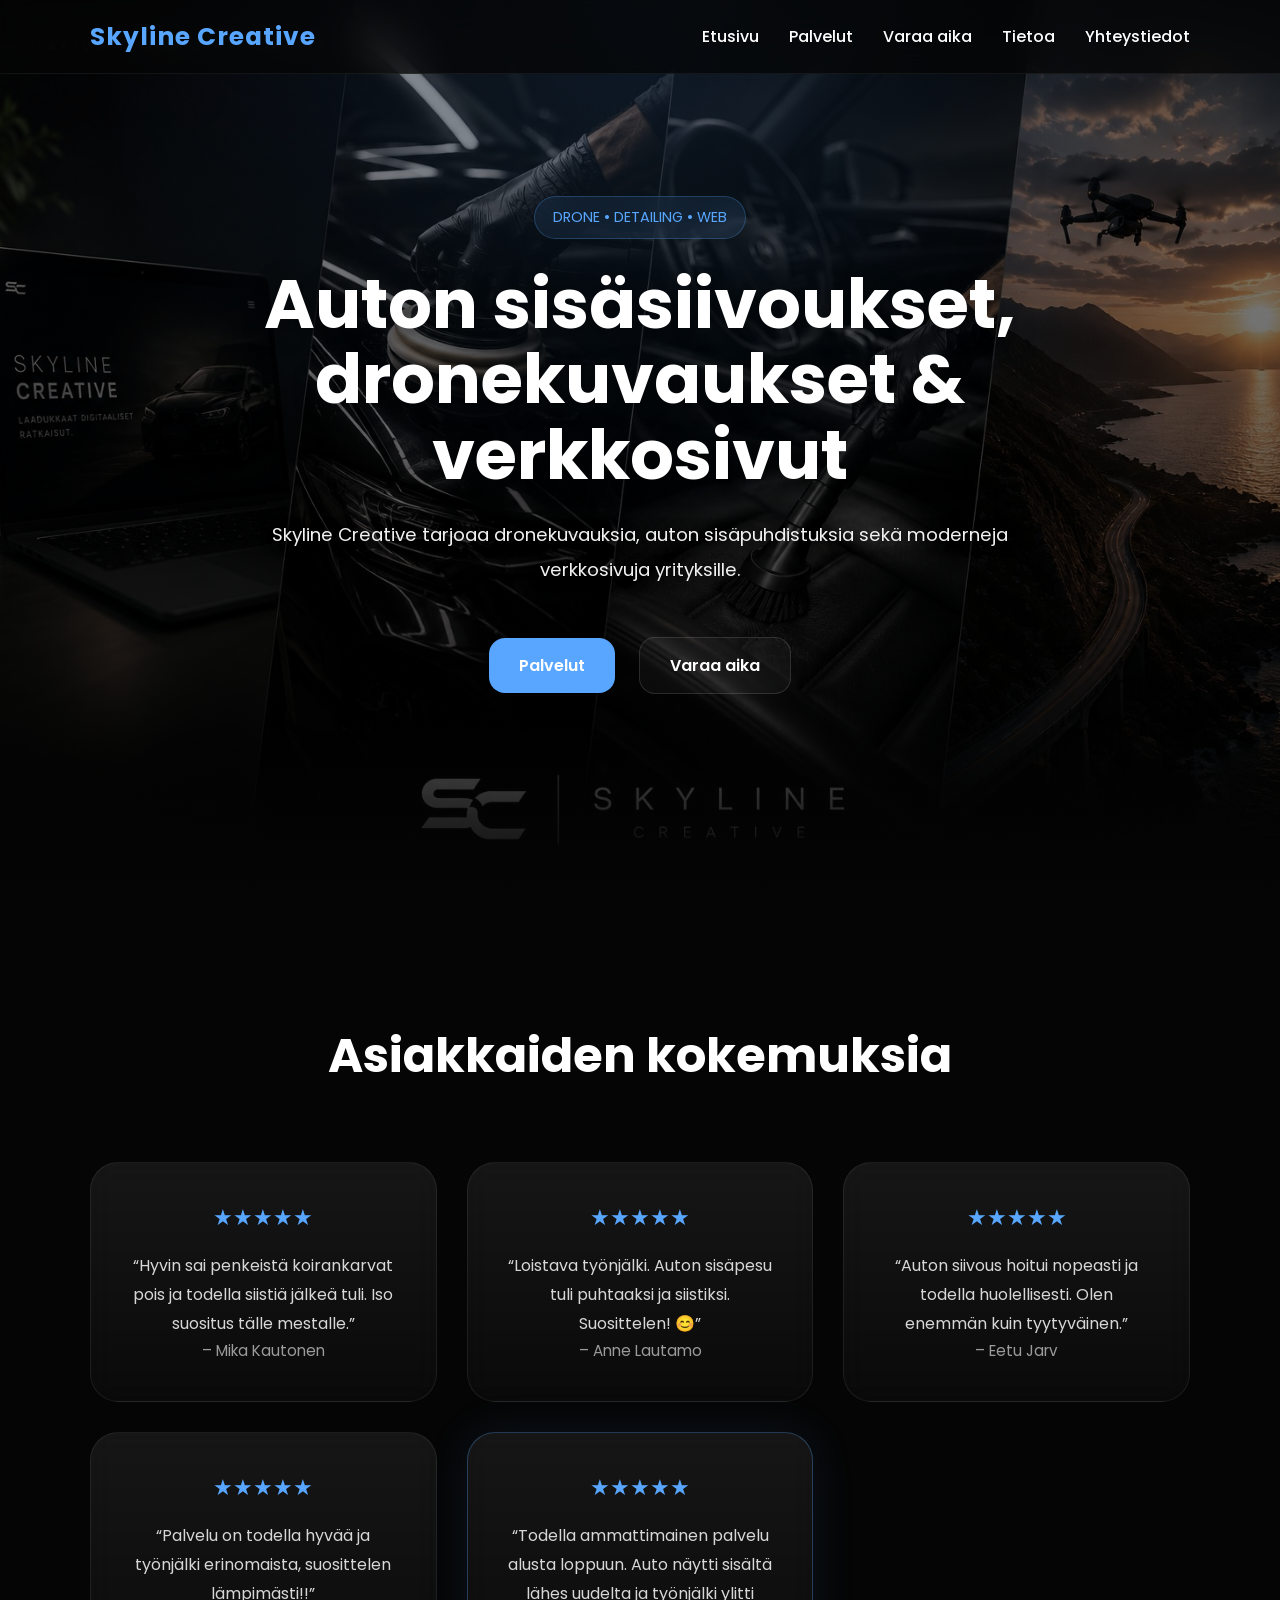
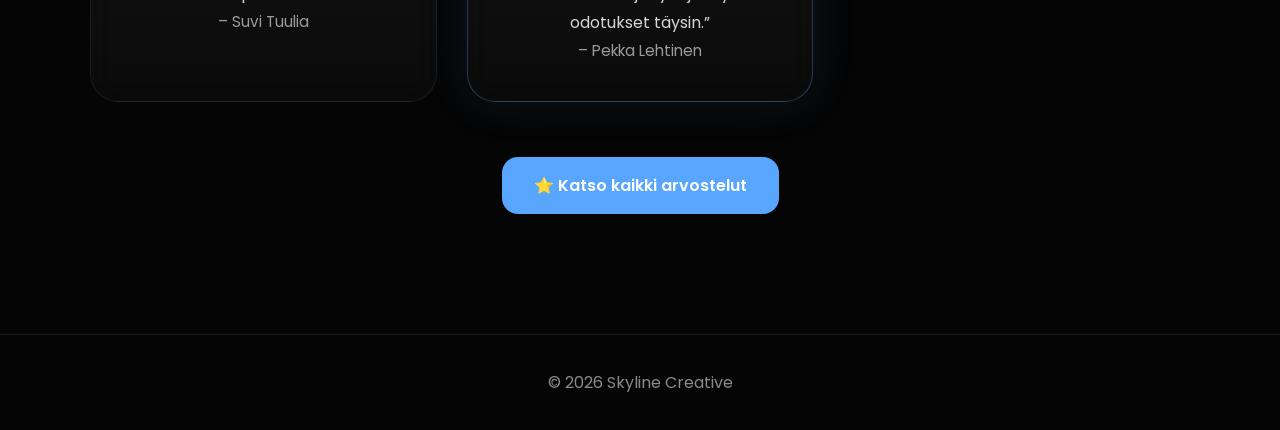
<file: index.html>
<!DOCTYPE html>
<html lang="fi">
<head>
  <meta name="google-site-verification" content="9MCVT-AYDkXniKtDPFBx2UR6ka2BlCnnjKDmDxdI3-A" />
<meta name="google-site-verification" content="9MCVT-AYDkXniKtDPFBx2UR6ka2BlCnnjKDmDxdI3-A" />
<meta charset="UTF-8">
<meta name="viewport" content="width=device-width, initial-scale=1.0">

<title>Skyline Creative | Auton sisäsiivous, dronekuvaus & verkkosivut</title>
<meta name="description" content="Skyline Creative tarjoaa auton sisäsiivouksia, dronekuvauksia ja moderneja verkkosivuja Nokialla ja Pirkanmaan alueella.">
<link rel="stylesheet" href="style.css">

<link rel="preconnect" href="https://fonts.googleapis.com">
<link rel="preconnect" href="https://fonts.gstatic.com" crossorigin>

<link href="https://fonts.googleapis.com/css2?family=Poppins:wght@300;400;500;600;700&display=swap" rel="stylesheet">

<script src="script.js" defer></script>

</head>

<body>

<header>

  <div class="logo">
    Skyline Creative
  </div>

  <div class="menu-btn">
    ☰
  </div>

  <nav>
    <a href="index.html">Etusivu</a>
    <a href="hinnasto.html">Palvelut</a>
    <a href="varaus.html">Varaa aika</a>
    <a href="tietoa.html">Tietoa</a>
    <a href="yhteystiedot.html">Yhteystiedot</a>
  </nav>

</header>

<section class="hero">

  <div class="hero-overlay"></div>

  <div class="particles"></div>

  <div class="hero-content">

    <span class="tag">
      DRONE • DETAILING • WEB
    </span>

  <h1>
Auton sisäsiivoukset,<br>
dronekuvaukset & verkkosivut
</h1>
    
    <p>
      Skyline Creative tarjoaa dronekuvauksia,
      auton sisäpuhdistuksia sekä
      moderneja verkkosivuja yrityksille.
    </p>

    <div class="hero-buttons">

      <a href="hinnasto.html" class="btn">
        Palvelut
      </a>

      <a href="varaus.html" class="btn ghost">
        Varaa aika
      </a>

    </div>

  </div>

</section>

<section class="reviews-section">

  <h2>Asiakkaiden kokemuksia</h2>

  <div class="reviews-grid">

    <div class="review-card">

      <div class="stars">★★★★★</div>

      <p>
        “Hyvin sai penkeistä koirankarvat pois ja todella siistiä jälkeä tuli.
        Iso suositus tälle mestalle.”
      </p>

      <span>– Mika Kautonen</span>

    </div>

    <div class="review-card">

      <div class="stars">★★★★★</div>

      <p>
        “Loistava työnjälki. Auton sisäpesu tuli puhtaaksi ja siistiksi.
        Suosittelen! 😊”
      </p>

      <span>– Anne Lautamo</span>

    </div>

    <div class="review-card">

      <div class="stars">★★★★★</div>

      <p>
        “Auton siivous hoitui nopeasti ja todella huolellisesti.
        Olen enemmän kuin tyytyväinen.”
      </p>

      <span>– Eetu Jarv</span>

    </div>

    <div class="review-card">

      <div class="stars">★★★★★</div>

      <p>
        “Palvelu on todella hyvää ja työnjälki erinomaista,
        suosittelen lämpimästi!!”
      </p>

      <span>– Suvi Tuulia</span>

    </div>

    <div class="review-card featured-review">

      <div class="stars">★★★★★</div>

      <p>
        “Todella ammattimainen palvelu alusta loppuun.
        Auto näytti sisältä lähes uudelta ja työnjälki ylitti odotukset täysin.”
      </p>

      <span>– Pekka Lehtinen</span>

    </div>

  </div>

  <a
  href="https://www.google.com/search?client=safari&hs=SKGV&sca_esv=e4967f2aa746cbdf&authuser=6&channel=iss&cs=1&hl=en&v=416.4.894748588&biw=393&bih=695&sxsrf=ANbL-n4EwaP2fOg5Yp8elb8R3bOYDuYDug:1779348183223&q=skyline+creative+reviews&ludocid=4930427041784701382&ibp=gwp;0,7&authuser=6&sa=X&ved=2ahUKEwiC7JHD7MmUAxWYCRAIHfaXAE0Q9fQKegQIIhAG#lkt=LocalPoiReviews"
  target="_blank"
  class="reviews-btn">

    ⭐ Katso kaikki arvostelut

  </a>

</section>

<footer>
  <p>© 2026 Skyline Creative</p>
</footer>

</body>
</html>
</file>
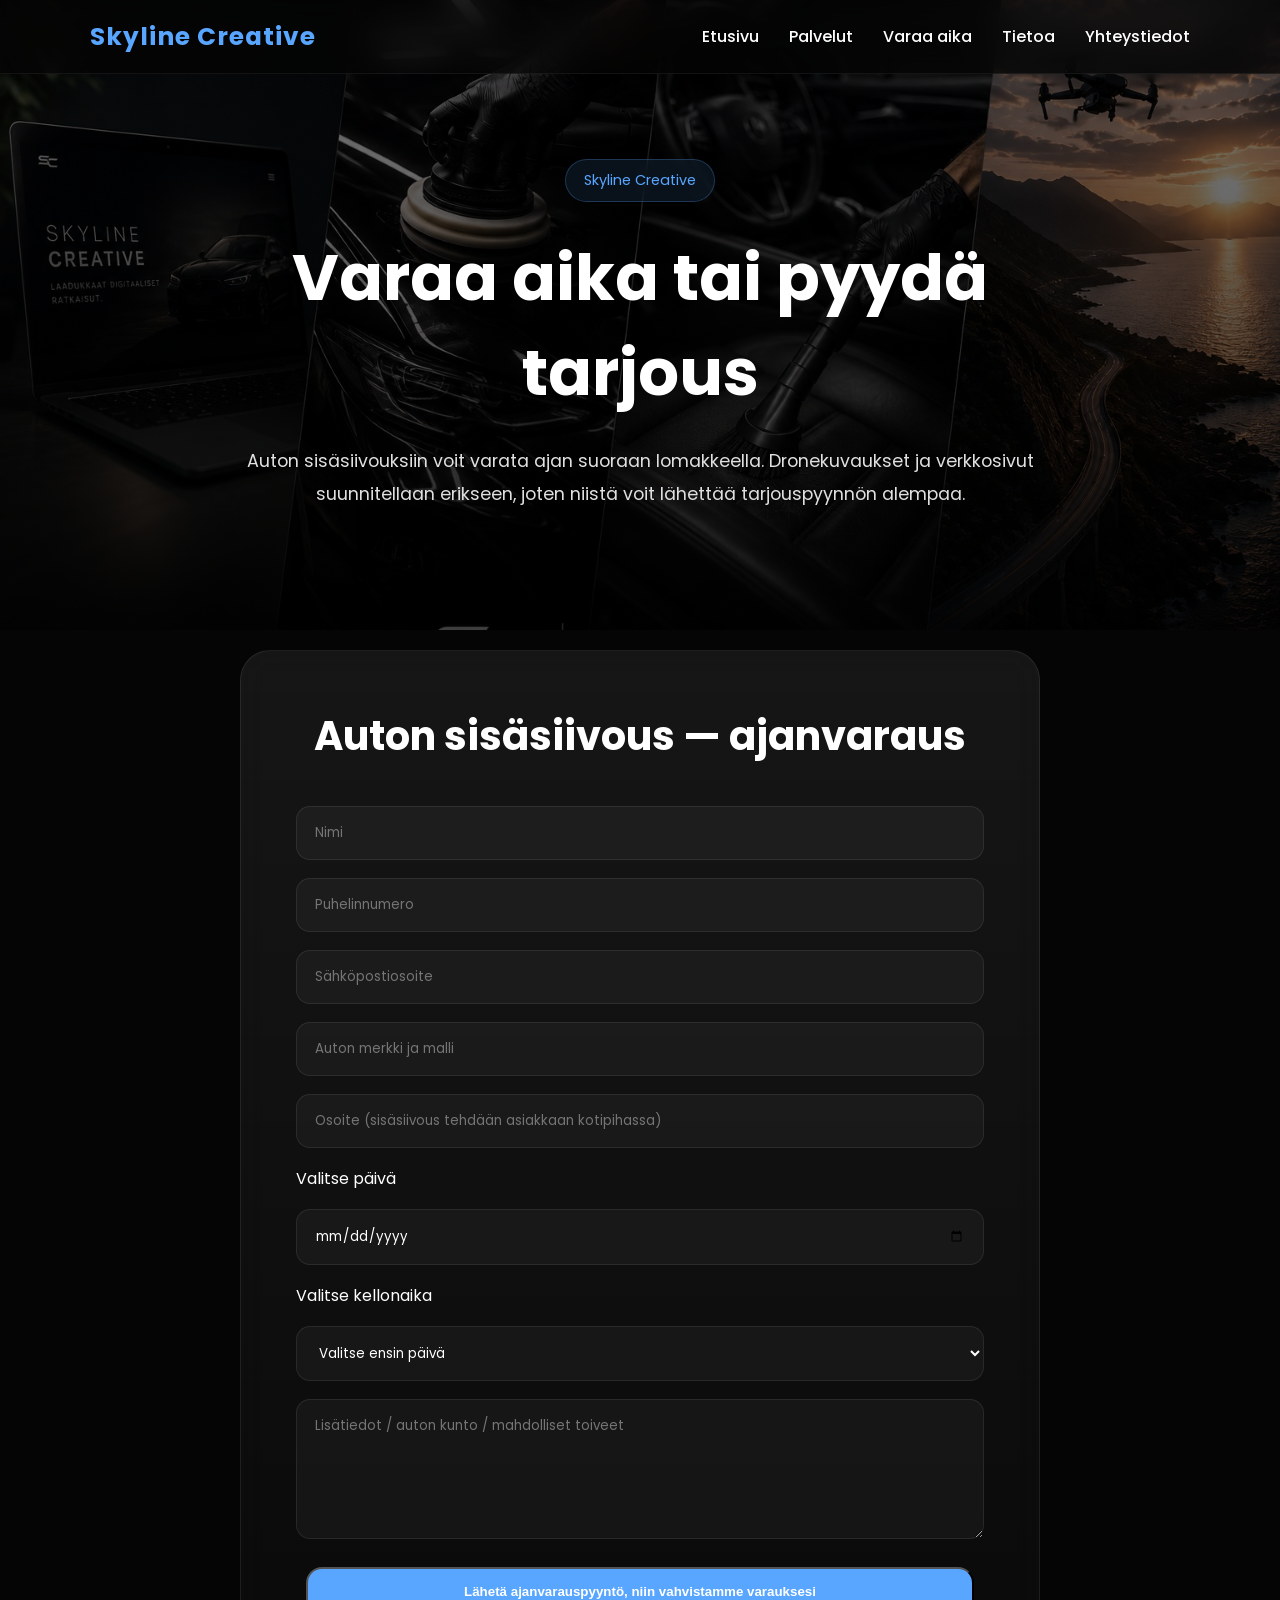
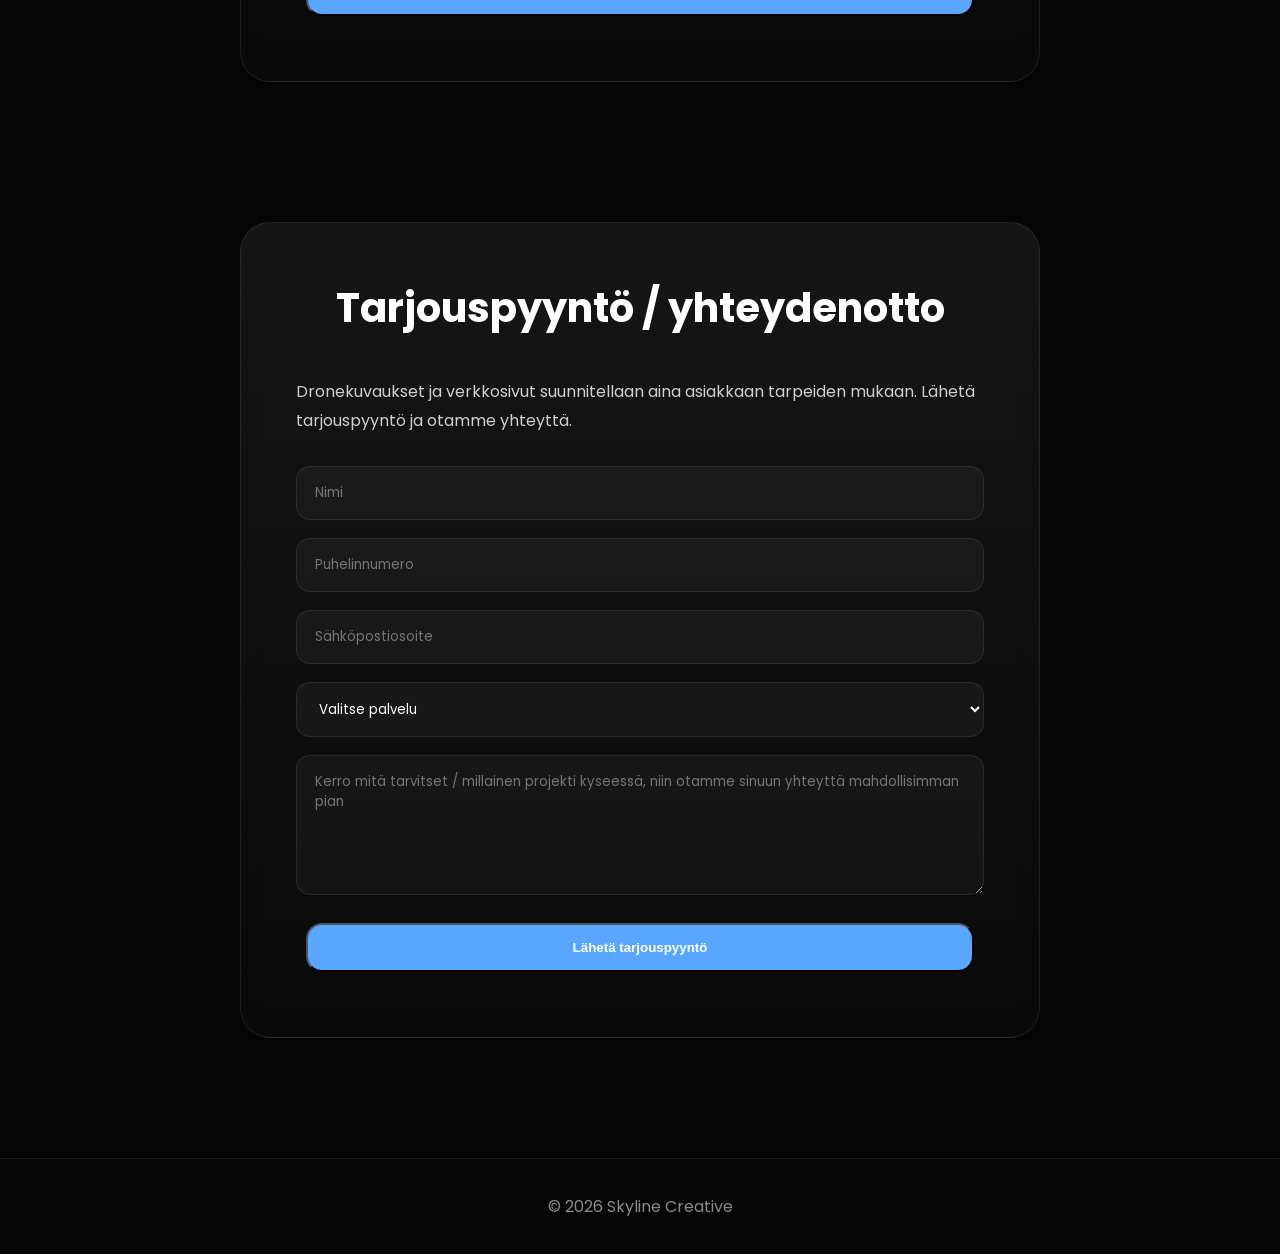
<file: varaus.html>
<!DOCTYPE html>
<html lang="fi">
<head>
<meta charset="UTF-8">
<meta name="viewport" content="width=device-width, initial-scale=1.0">

<title>Varaa aika | Skyline Creative</title>

<link rel="stylesheet" href="style.css">

<link rel="preconnect" href="https://fonts.googleapis.com">
<link rel="preconnect" href="https://fonts.gstatic.com" crossorigin>

<link href="https://fonts.googleapis.com/css2?family=Poppins:wght@300;400;500;600;700&display=swap" rel="stylesheet">

<script src="script.js" defer></script>
</head>

<body>

<header>

  <div class="logo">Skyline Creative</div>

  <div class="menu-btn">☰</div>

  <nav>
    <a href="index.html">Etusivu</a>
    <a href="hinnasto.html">Palvelut</a>
    <a href="ajanvaraus.html">Varaa aika</a>
    <a href="tietoa.html">Tietoa</a>
    <a href="yhteystiedot.html">Yhteystiedot</a>
  </nav>

</header>

<section class="booking-hero">

  <div class="booking-overlay"></div>

  <div class="booking-content">

    <div class="tag">
      Skyline Creative
    </div>

    <h1>Varaa aika tai pyydä tarjous</h1>

    <p>
      Auton sisäsiivouksiin voit varata ajan suoraan lomakkeella.
      Dronekuvaukset ja verkkosivut suunnitellaan erikseen,
      joten niistä voit lähettää tarjouspyynnön alempaa.
    </p>

  </div>

</section>

<!-- ===================== AJANVARAUS ===================== -->

<section class="booking-form-section">

  <div class="booking-form-box">

    <h2>Auton sisäsiivous — ajanvaraus</h2>

    <form action="https://formspree.io/f/meedazkl" method="POST">

      <input type="text" name="Nimi" placeholder="Nimi" required>

      <input type="tel" name="Puhelin" placeholder="Puhelinnumero" required>

      <input type="email" name="Sähköposti" placeholder="Sähköpostiosoite" required>

      <input type="text" name="Auto" placeholder="Auton merkki ja malli" required>

      <input
      type="text"
      name="Osoite"
      placeholder="Osoite (sisäsiivous tehdään asiakkaan kotipihassa)"
      required>

      <label>Valitse päivä</label>

      <input type="date" id="datePicker" name="Päivä" required>

      <label>Valitse kellonaika</label>

      <select id="timeSelect" name="Kellonaika" required>
        <option value="">Valitse ensin päivä</option>
      </select>

      <textarea
      name="Lisätiedot"
      placeholder="Lisätiedot / auton kunto / mahdolliset toiveet"></textarea>

      <button type="submit" class="btn">
        Lähetä ajanvarauspyyntö, niin vahvistamme varauksesi
      </button>

    </form>

  </div>

</section>

<!-- ===================== TARJOUSPYYNTÖ ===================== -->

<section class="booking-form-section">

  <div class="booking-form-box">

    <h2>Tarjouspyyntö / yhteydenotto</h2>

    <p style="margin-bottom:30px; color:#cfcfcf; line-height:1.8;">
     Dronekuvaukset ja verkkosivut suunnitellaan aina
      asiakkaan tarpeiden mukaan. Lähetä tarjouspyyntö ja otamme yhteyttä.
    </p>

    <form action="https://formspree.io/f/meedazkl" method="POST">

      <input type="text" name="Nimi" placeholder="Nimi" required>

      <input type="tel" name="Puhelin" placeholder="Puhelinnumero" required>

      <input type="email" name="Sähköposti" placeholder="Sähköpostiosoite" required>

      <select name="Palvelu" required>

        <option value="">Valitse palvelu</option>

       
        <option value="Dronekuvaus">
          Dronekuvaus
        </option>

        <option value="Verkkosivut">
          Verkkosivut
        </option>

      </select>

      <textarea
      name="Lisätiedot"
      placeholder="Kerro mitä tarvitset / millainen projekti kyseessä, niin otamme sinuun yhteyttä mahdollisimman pian"
      required></textarea>

      <button type="submit" class="btn">
        Lähetä tarjouspyyntö
      </button>

    </form>

  </div>

</section>

<footer>
  <p>© 2026 Skyline Creative</p>
</footer>

</body>
</html>
</file>
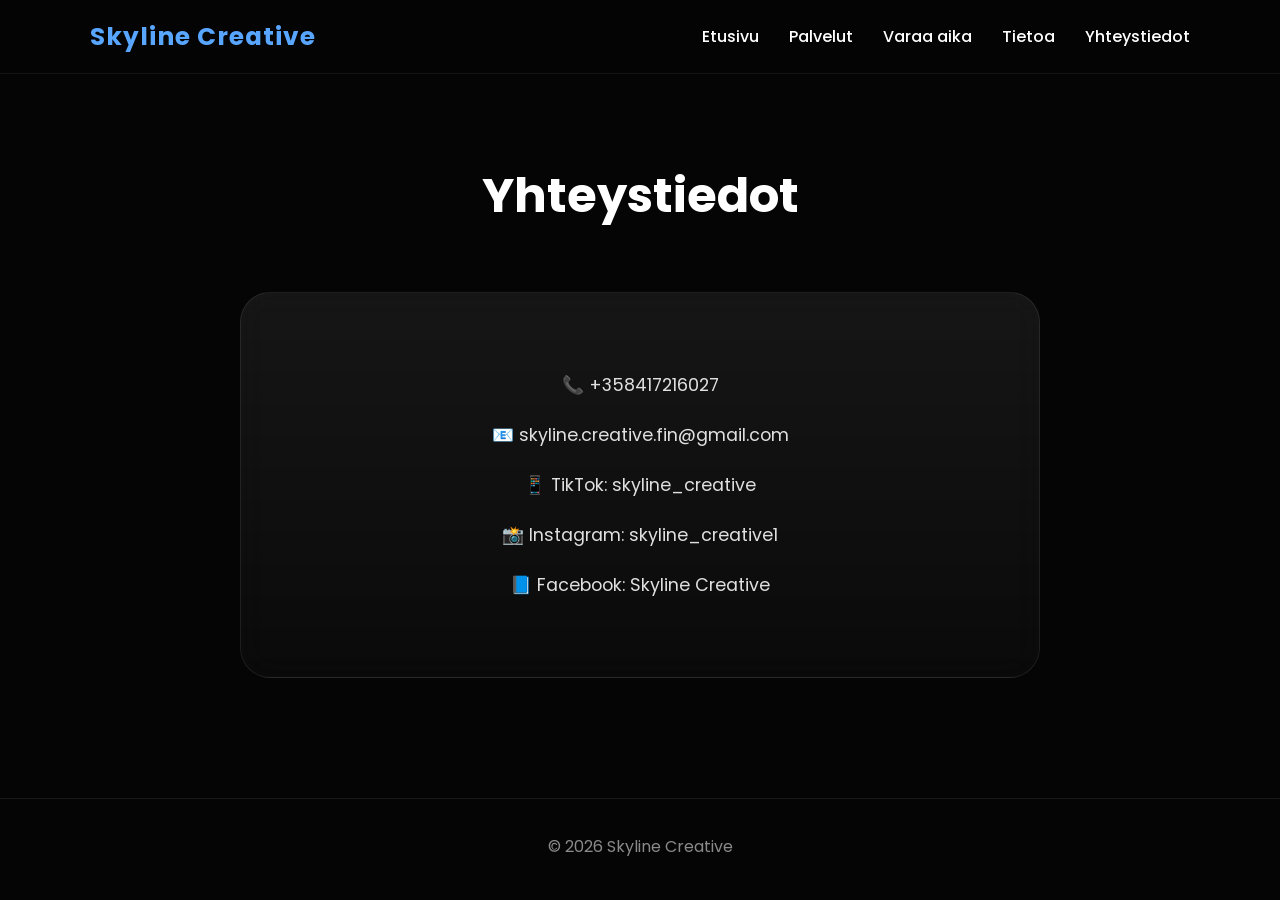
<file: yhteystiedot.html>
<!DOCTYPE html>
<html lang="fi">
<head>

<meta charset="UTF-8">
<meta name="viewport" content="width=device-width, initial-scale=1.0">

<title>Skyline Creative | Yhteystiedot</title>

<link rel="stylesheet" href="style.css">

<link rel="preconnect" href="https://fonts.googleapis.com">
<link rel="preconnect" href="https://fonts.gstatic.com" crossorigin>

<link href="https://fonts.googleapis.com/css2?family=Poppins:wght@300;400;500;600;700&display=swap" rel="stylesheet">

<script src="script.js" defer></script>

</head>

<body>

<header>

  <div class="logo">
    Skyline Creative
  </div>

  <div class="menu-btn">
    ☰
  </div>

  <nav>
    <a href="index.html">Etusivu</a>
    <a href="hinnasto.html">Palvelut</a>
    <a href="varaus.html">Varaa aika</a>
    <a href="tietoa.html">Tietoa</a>
    <a href="yhteystiedot.html">Yhteystiedot</a>
  </nav>

</header>

<section class="contact">

  <h2>Yhteystiedot</h2>

  <div class="contact-box">

    <p>
      📞 +358417216027
    </p>

    <p>
      📧 skyline.creative.fin@gmail.com
    </p>

    <p>
      📱 TikTok: skyline_creative
    </p>

    <p>
      📸 Instagram: skyline_creative1
    </p>

    <p>
      📘 Facebook: Skyline Creative
    </p>

  </div>

</section>

<footer>
  <p>© 2026 Skyline Creative</p>
</footer>

</body>
</html>
</file>
<file: style.css>
*{
  margin:0;
  padding:0;
  box-sizing:border-box;
}

html{
  scroll-behavior:smooth;
}

body{
  font-family:'Poppins',sans-serif;
  background:#050505;
  color:white;
  overflow-x:hidden;
}

/* ===================== SCROLLBAR ===================== */

::-webkit-scrollbar{
  width:10px;
}

::-webkit-scrollbar-track{
  background:#050505;
}

::-webkit-scrollbar-thumb{
  background:#58a6ff;
  border-radius:20px;
}

/* ===================== HEADER ===================== */

header{
  position:fixed;
  top:0;
  width:100%;
  z-index:999;

  display:flex;
  justify-content:space-between;
  align-items:center;

  padding:18px 7%;

  background:rgba(5,5,5,0.72);

  backdrop-filter:blur(18px);

  border-bottom:1px solid rgba(255,255,255,0.06);

  transition:0.35s ease;
}

header.scrolled{
  background:rgba(5,5,5,0.92);

  padding:14px 7%;

  box-shadow:
  0 0 35px rgba(0,0,0,0.35);
}

.logo{
  font-size:1.55rem;
  font-weight:700;
  color:#58a6ff;
  letter-spacing:1px;
}

.menu-btn{
  display:none;
  font-size:2rem;
  cursor:pointer;
}

nav{
  display:flex;
  gap:30px;
}

nav a{
  color:white;
  text-decoration:none;
  font-weight:500;

  position:relative;

  transition:0.3s;
}

nav a::after{
  content:'';

  position:absolute;

  left:0;
  bottom:-6px;

  width:0%;
  height:2px;

  background:#58a6ff;

  transition:0.3s;
}

nav a:hover{
  color:#58a6ff;
}

nav a:hover::after{
  width:100%;
}

/* ===================== HERO ===================== */

.hero{
  position:relative;

  height:100vh;
  width:100%;

  display:flex;
  align-items:center;
  justify-content:center;

  text-align:center;

  overflow:hidden;

  background:
  linear-gradient(
  rgba(0,0,0,0.45),
  rgba(0,0,0,0.72)
  ),
  url("hero.jpg")
  center center / cover no-repeat;
}

.hero::before{
  content:'';

  position:absolute;
  inset:0;

  background:
  radial-gradient(circle at top,
  rgba(88,166,255,0.15),
  transparent 50%);
}

.hero::after{
  content:'';

  position:absolute;

  left:0;
  bottom:0;

  width:100%;
  height:180px;

  background:
  linear-gradient(
  to bottom,
  transparent,
  #050505
  );
}

.hero-content{
  position:relative;
  z-index:2;

  max-width:950px;

  padding:20px;
}

.tag{
  display:inline-block;

  padding:10px 18px;

  border-radius:999px;

  background:rgba(88,166,255,0.10);

  border:1px solid rgba(88,166,255,0.25);

  color:#58a6ff;

  margin-bottom:28px;

  font-size:0.9rem;

  backdrop-filter:blur(12px);
}

.hero h1{
  font-size:4.3rem;

  line-height:1.1;

  margin-bottom:24px;

  color:#ffffff;

  font-weight:700;

  text-shadow:
  0 4px 25px rgba(0,0,0,0.45);
}

.hero p{
  font-size:1.15rem;

  color:#f1f1f1;

  line-height:1.9;

  max-width:760px;

  margin:auto;

  text-shadow:
  0 2px 18px rgba(0,0,0,0.4);
}

.hero-buttons{
  margin-top:40px;
}

/* ===================== BUTTONS ===================== */

.btn{
  display:inline-block;

  padding:15px 30px;

  border-radius:16px;

  text-decoration:none;

  font-weight:600;

  margin:10px;

  background:#58a6ff;

  color:white;

  transition:0.3s ease;
}

.btn:hover{
  transform:translateY(-6px);

  box-shadow:
  0 0 35px rgba(88,166,255,0.35);
}

.ghost{
  background:rgba(255,255,255,0.04);

  border:1px solid rgba(255,255,255,0.12);
}

/* ===================== CARDS ===================== */

.cards-section,
.reviews-section{
  padding:120px 7%;

  text-align:center;
}

.cards-section h2,
.reviews-section h2{
  font-size:3rem;

  margin-bottom:70px;
}

.grid,
.reviews-grid,
.pricing-cards,
.booking-grid{
  display:grid;

  grid-template-columns:
  repeat(auto-fit,minmax(280px,1fr));

  gap:30px;
}

.card,
.review-card,
.pricing-card,
.booking-card{
  padding:38px;

  border-radius:28px;

  background:
  linear-gradient(
  180deg,
  rgba(255,255,255,0.07),
  rgba(255,255,255,0.025)
  );

  border:1px solid rgba(255,255,255,0.07);

  backdrop-filter:blur(14px);

  transition:0.35s ease;
}

.card:hover,
.review-card:hover,
.pricing-card:hover,
.booking-card:hover{
  transform:translateY(-10px);

  border-color:rgba(88,166,255,0.4);

  box-shadow:
  0 0 45px rgba(88,166,255,0.16);
}

.card h3,
.booking-card h3{
  color:#58a6ff;

  margin-bottom:18px;

  font-size:1.5rem;
}

.card p,
.review-card p,
.booking-card p{
  color:#d7d7d7;

  line-height:1.8;
}

/* ===================== PRICING ===================== */

.pricing{
  min-height:100vh;

  padding:160px 7% 110px;

  text-align:center;

  background:
  radial-gradient(circle at top,
  rgba(88,166,255,0.10),
  transparent 40%);
}

.pricing-top{
  max-width:760px;

  margin:auto;

  margin-bottom:75px;
}

.pricing h2{
  font-size:3.2rem;

  margin-bottom:20px;
}

.pricing-top p{
  color:#d4d4d4;

  line-height:1.9;
}

.pricing-card{
  position:relative;

  text-align:left;
}

.badge{
  position:absolute;

  top:20px;
  right:20px;

  padding:8px 15px;

  border-radius:999px;

  background:#58a6ff;

  color:white;

  font-size:0.8rem;

  font-weight:600;
}

.icon-box{
  width:68px;
  height:68px;

  display:flex;
  align-items:center;
  justify-content:center;

  border-radius:20px;

  margin-bottom:28px;

  background:rgba(88,166,255,0.12);

  border:1px solid rgba(88,166,255,0.2);
}

.icon-box i{
  width:32px;
  height:32px;

  color:#58a6ff;
}

.pricing-card h3{
  font-size:1.45rem;

  margin-bottom:22px;
}

.pricing-card ul{
  list-style:none;
}

.pricing-card li{
  margin:13px 0;

  color:#d7d7d7;

  line-height:1.7;
}

.price{
  margin-top:30px;

  font-size:2.3rem;

  font-weight:700;

  color:#58a6ff;
}

/* ===================== ABOUT ===================== */

.about{
  position:relative;

  min-height:100vh;

  padding:160px 7% 120px;

  display:flex;
  align-items:center;
  justify-content:center;

  overflow:hidden;
}

.about-bg{
  position:absolute;
  inset:0;

  background:
  linear-gradient(
  rgba(0,0,0,0.65),
  rgba(0,0,0,0.82)
  ),
  url("about-bg.jpg")
  center center / cover no-repeat;

  filter:brightness(0.9);
}

.about-box{
  position:relative;
  z-index:2;

  max-width:850px;

  padding:60px;

  border-radius:32px;

  background:rgba(255,255,255,0.06);

  border:1px solid rgba(255,255,255,0.08);

  backdrop-filter:blur(18px);

  box-shadow:
  0 0 45px rgba(0,0,0,0.25);
}

.about h2{
  font-size:3rem;

  margin-bottom:25px;

  color:#58a6ff;
}

.about p{
  color:#e0e0e0;

  line-height:2;

  margin-bottom:22px;
}

/* ===================== CONTACT ===================== */

.contact{
  padding:160px 25px 120px;

  text-align:center;
}

.contact h2{
  font-size:3rem;

  margin-bottom:60px;
}

.contact-box,
.booking-form-box{
  max-width:800px;

  margin:auto;

  padding:55px;

  border-radius:30px;

  background:
  linear-gradient(
  180deg,
  rgba(255,255,255,0.07),
  rgba(255,255,255,0.025)
  );

  border:1px solid rgba(255,255,255,0.08);

  backdrop-filter:blur(16px);
}

.contact-box p{
  margin:24px 0;

  font-size:1.1rem;

  color:#e0e0e0;
}

/* ===================== BOOKING ===================== */

.booking-hero{
  position:relative;

  min-height:70vh;

  display:flex;
  align-items:center;
  justify-content:center;

  text-align:center;

  padding:140px 7% 100px;

  background:
  linear-gradient(
  rgba(0,0,0,0.5),
  rgba(0,0,0,0.75)
  ),
  url("hero.jpg")
  center center / cover no-repeat;
}

.booking-content{
  position:relative;
  z-index:2;

  max-width:850px;
}

.booking-content h1{
  font-size:4rem;

  margin-bottom:25px;
}

.booking-content p{
  color:#e0e0e0;

  line-height:1.9;

  font-size:1.1rem;
}

.booking-services{
  padding:100px 7%;
}

.booking-badge{
  display:inline-block;

  padding:10px 16px;

  border-radius:999px;

  background:rgba(88,166,255,0.1);

  border:1px solid rgba(88,166,255,0.2);

  color:#58a6ff;

  font-size:0.9rem;
}

.booking-form-section{
  padding:20px 7% 120px;
}

.booking-form-box h2{
  text-align:center;

  margin-bottom:40px;

  font-size:2.5rem;
}

.booking-form-box form{
  display:flex;
  flex-direction:column;

  gap:18px;
}

.booking-form-box input,
.booking-form-box textarea,
.booking-form-box select{
  width:100%;

  padding:16px 18px;

  border-radius:14px;

  border:1px solid rgba(255,255,255,0.08);

  background:rgba(255,255,255,0.04);

  color:white;

  font-family:'Poppins',sans-serif;

  outline:none;

  transition:0.3s;
}

.booking-form-box input:focus,
.booking-form-box textarea:focus,
.booking-form-box select:focus{
  border-color:#58a6ff;

  box-shadow:
  0 0 20px rgba(88,166,255,0.18);
}

.booking-form-box textarea{
  resize:vertical;

  min-height:140px;
}

.booking-form-box select option{
  background:#111;
}

/* ===================== REVIEWS ===================== */

.stars{
  color:#58a6ff;

  font-size:1.35rem;

  margin-bottom:18px;
}

.review-card span{
  color:#9b9b9b;

  font-size:0.95rem;
}

.featured-review{
  border-color:rgba(88,166,255,0.3);

  box-shadow:
  0 0 45px rgba(88,166,255,0.1);
}

.reviews-btn{
  display:inline-block;

  margin-top:55px;

  padding:16px 32px;

  border-radius:16px;

  background:#58a6ff;

  color:white;

  text-decoration:none;

  font-weight:600;

  transition:0.3s;
}

.reviews-btn:hover{
  transform:translateY(-6px);

  box-shadow:
  0 0 35px rgba(88,166,255,0.35);
}

/* ===================== FOOTER ===================== */

footer{
  padding:35px;

  text-align:center;

  border-top:1px solid rgba(255,255,255,0.08);

  color:#8a8a8a;
}

/* ===================== SCROLL REVEAL ===================== */

.hidden{
  opacity:0;

  transform:translateY(40px);

  transition:all 1s ease;
}

.show{
  opacity:1;

  transform:translateY(0);
}

/* ===================== MOBILE ===================== */

@media(max-width:768px){

  .menu-btn{
    display:block;
  }

  nav{
    position:absolute;

    top:80px;
    right:20px;

    flex-direction:column;

    background:#0d0d0d;

    padding:22px;

    border-radius:20px;

    border:1px solid rgba(255,255,255,0.08);

    display:none;
  }

  nav.active{
    display:flex;
  }

  .hero h1,
  .booking-content h1{
    font-size:2.7rem;
  }

  .hero p,
  .booking-content p{
    font-size:1rem;
  }

  .cards-section h2,
  .reviews-section h2,
  .pricing h2,
  .about h2,
  .contact h2,
  .booking-form-box h2{
    font-size:2.2rem;
  }

  .about-box,
  .contact-box,
  .pricing-card,
  .card,
  .review-card,
  .booking-card,
  .booking-form-box{
    padding:30px;
  }

  .pricing{
    padding-top:140px;
  }
}
</file>
